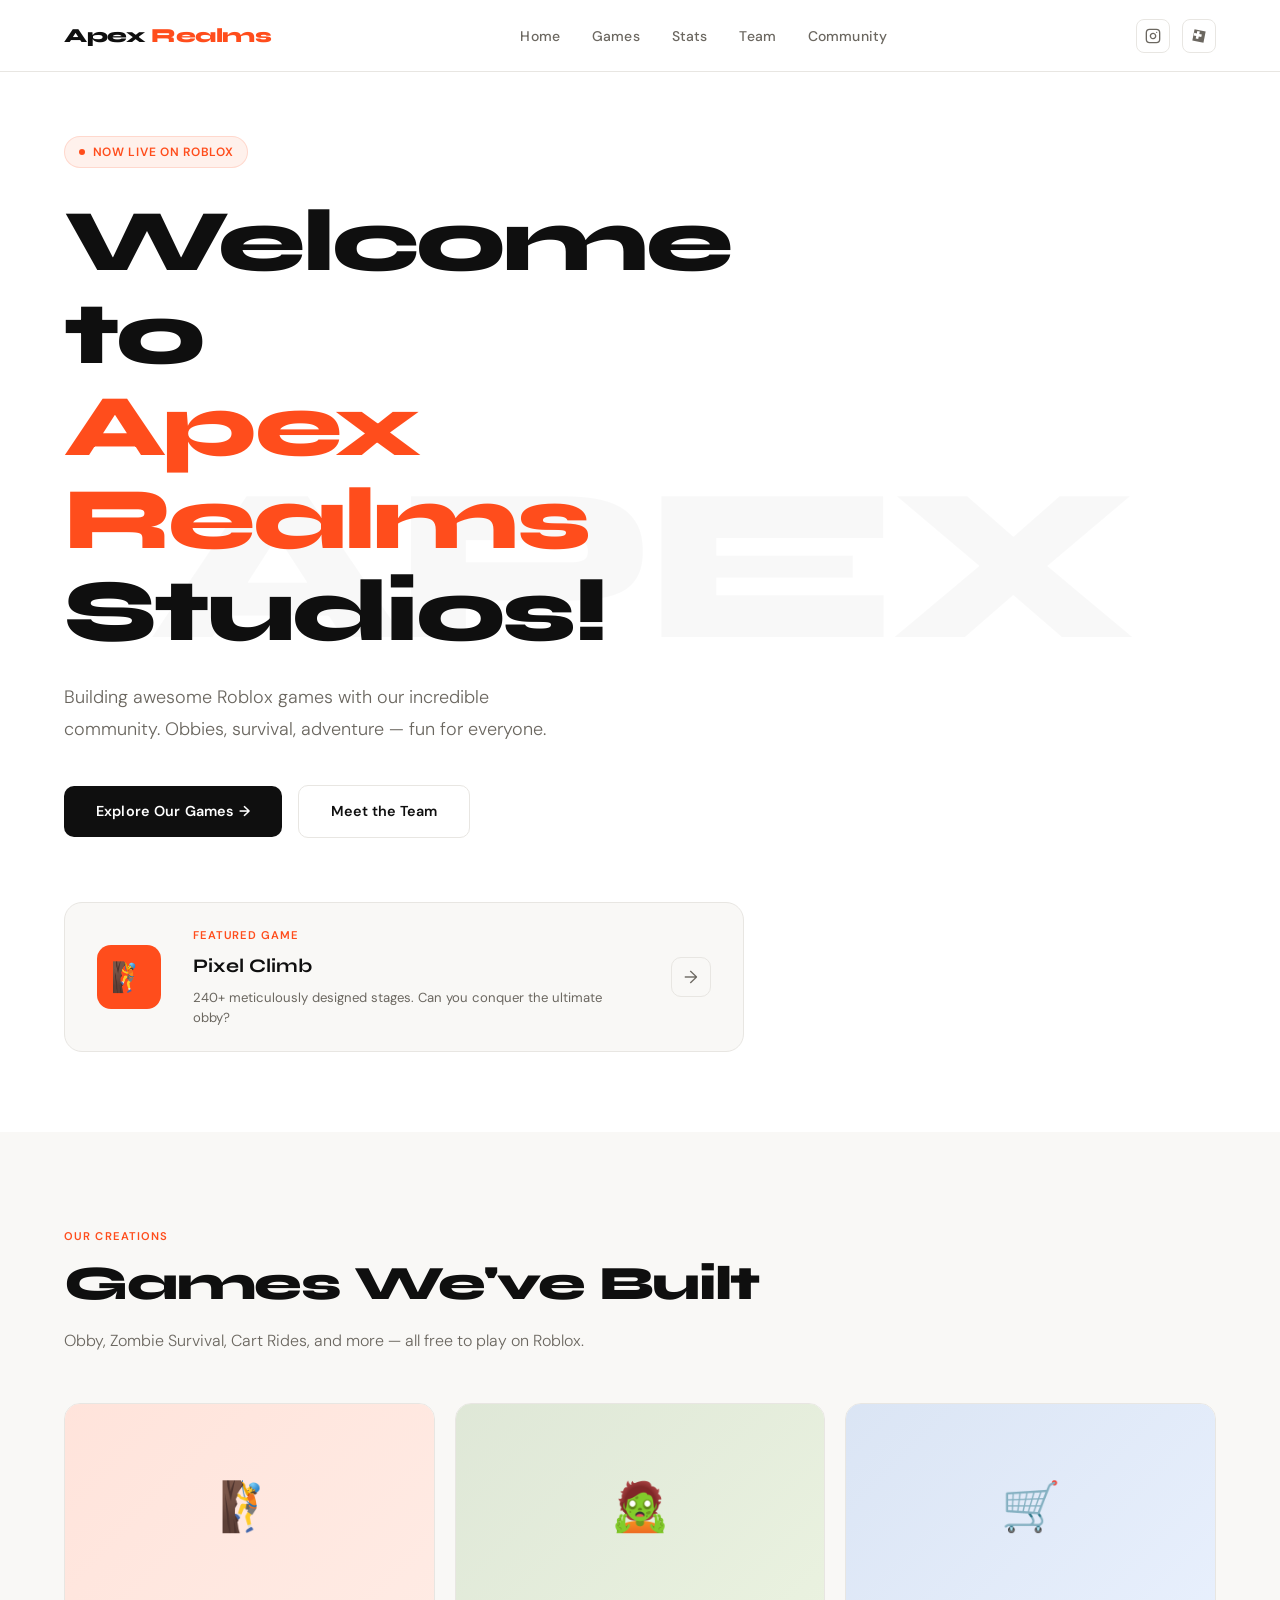
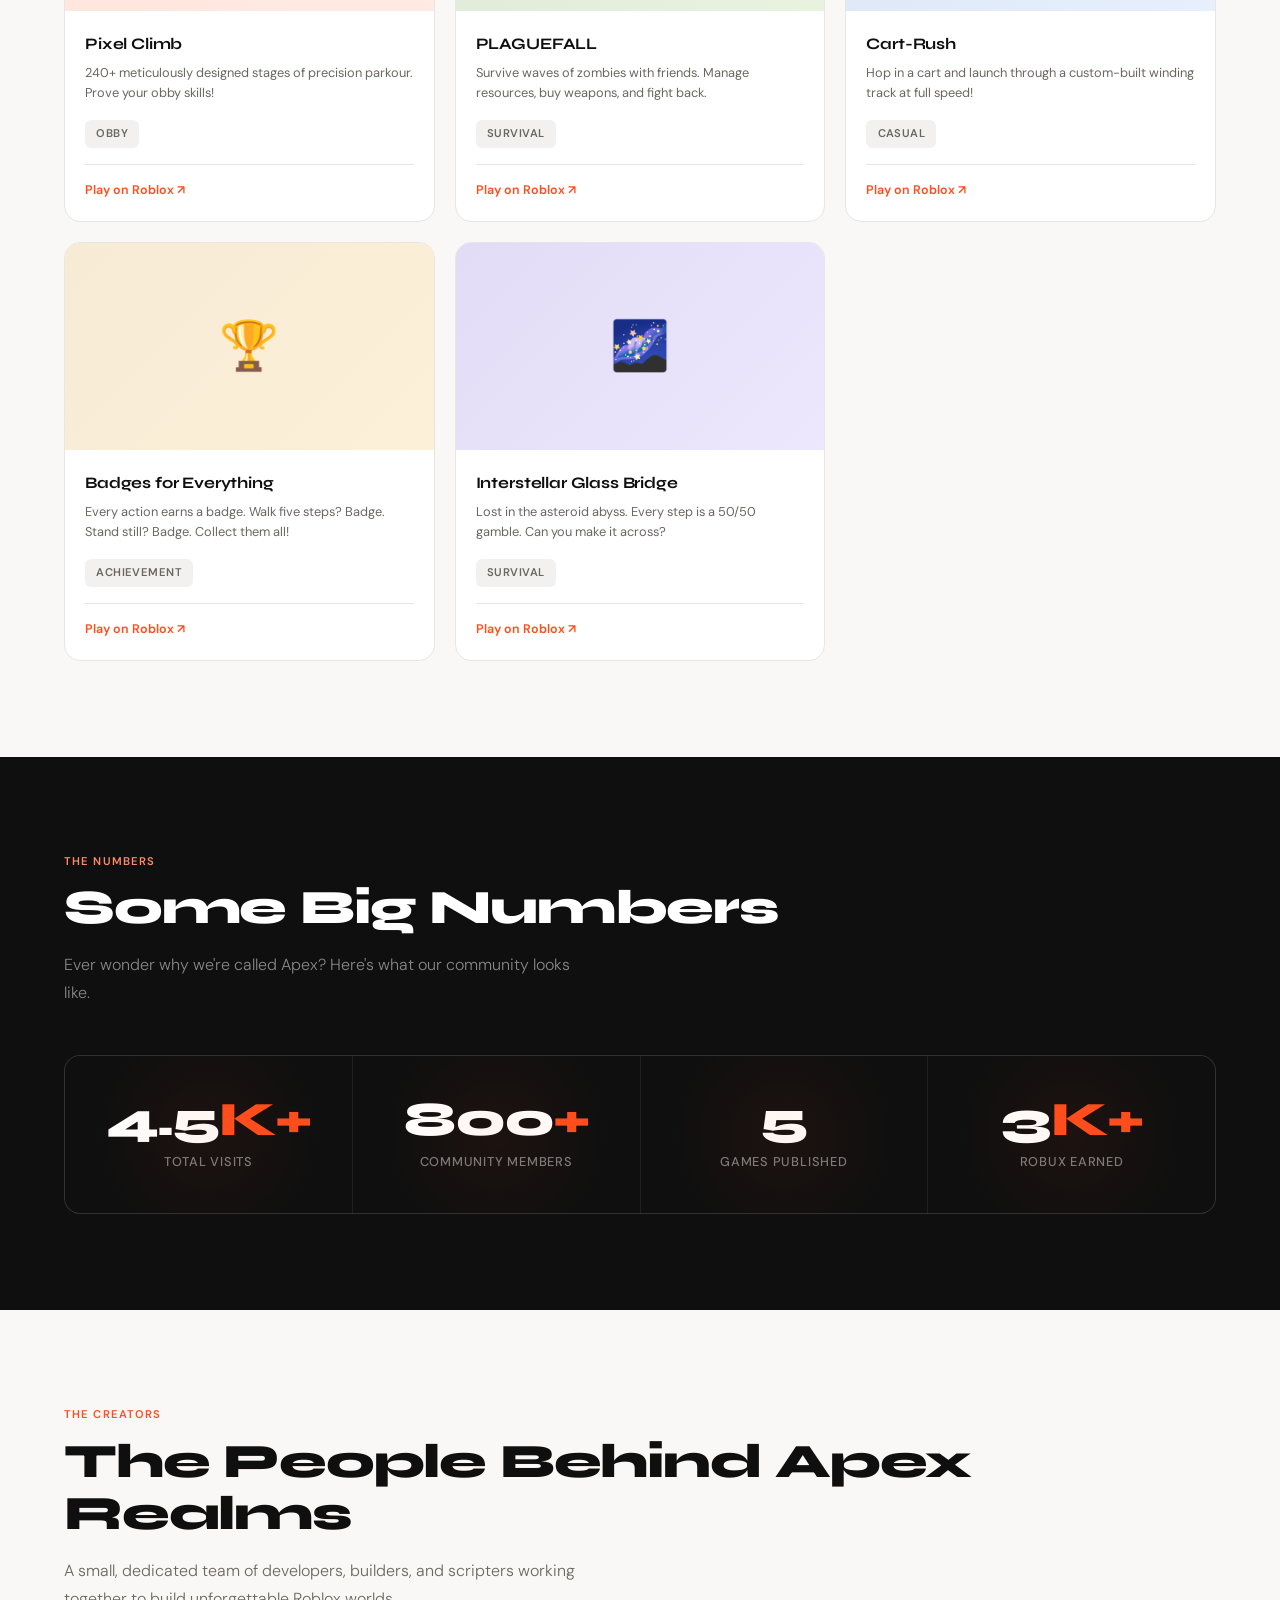
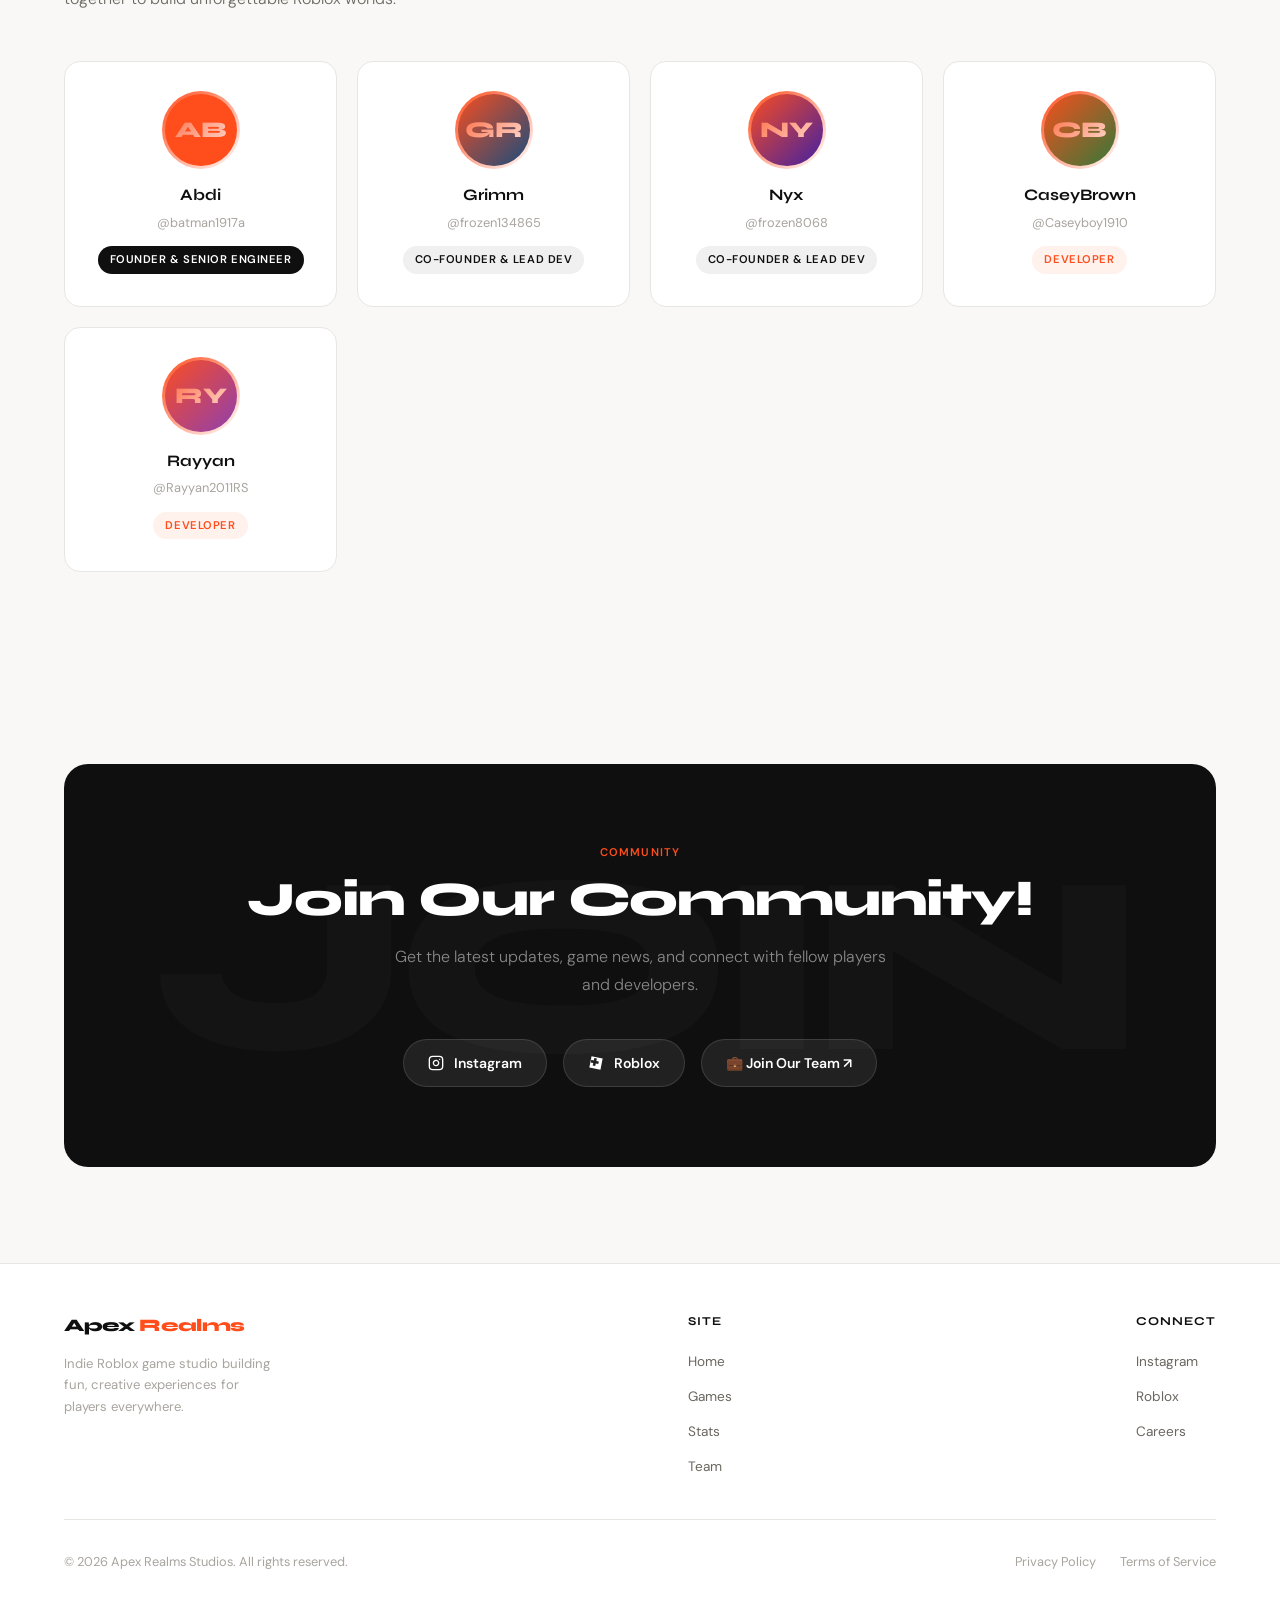
<file: apex-realms-studios.html>
<!DOCTYPE html>
<html lang="en">
<head>
<meta charset="UTF-8" />
<meta name="viewport" content="width=device-width, initial-scale=1.0" />
<title>Apex Realms Studios</title>
<link href="https://fonts.googleapis.com/css2?family=Syne:wght@400;600;700;800&family=DM+Sans:wght@300;400;500;600&display=swap" rel="stylesheet" />
<style>
  *, *::before, *::after { box-sizing: border-box; margin: 0; padding: 0; }

  :root {
    --white: #ffffff;
    --off-white: #f9f8f6;
    --light-gray: #f2f1ef;
    --border: #e8e6e2;
    --text-primary: #0f0f0f;
    --text-secondary: #6b6760;
    --text-muted: #a8a49e;
    --accent: #ff4d1c;
    --accent-soft: #fff1ec;
    --accent2: #0f0f0f;
    --nav-height: 72px;
  }

  html { scroll-behavior: smooth; }

  body {
    font-family: 'DM Sans', sans-serif;
    background: var(--white);
    color: var(--text-primary);
    line-height: 1.6;
    overflow-x: hidden;
  }

  /* ── NAV ── */
  nav {
    position: fixed; top: 0; left: 0; right: 0; z-index: 100;
    height: var(--nav-height);
    background: rgba(255,255,255,0.92);
    backdrop-filter: blur(12px);
    border-bottom: 1px solid var(--border);
    display: flex; align-items: center; justify-content: space-between;
    padding: 0 5vw;
  }

  .nav-logo {
    font-family: 'Syne', sans-serif;
    font-weight: 800;
    font-size: 1.25rem;
    color: var(--text-primary);
    text-decoration: none;
    letter-spacing: -0.02em;
  }
  .nav-logo span { color: var(--accent); }

  .nav-links {
    display: flex; align-items: center; gap: 2rem;
    list-style: none;
  }
  .nav-links a {
    font-size: 0.875rem;
    font-weight: 500;
    color: var(--text-secondary);
    text-decoration: none;
    transition: color 0.2s;
    letter-spacing: 0.01em;
  }
  .nav-links a:hover { color: var(--text-primary); }

  .nav-socials {
    display: flex; align-items: center; gap: 0.75rem;
  }
  .nav-socials a {
    width: 34px; height: 34px;
    border: 1px solid var(--border);
    border-radius: 8px;
    display: flex; align-items: center; justify-content: center;
    color: var(--text-secondary);
    text-decoration: none;
    transition: all 0.2s;
    font-size: 1rem;
  }
  .nav-socials a:hover {
    background: var(--text-primary);
    color: var(--white);
    border-color: var(--text-primary);
  }

  .hamburger {
    display: none;
    flex-direction: column; gap: 5px;
    cursor: pointer; background: none; border: none; padding: 4px;
  }
  .hamburger span {
    display: block; width: 22px; height: 2px;
    background: var(--text-primary); border-radius: 2px;
    transition: all 0.3s;
  }

  /* ── HERO ── */
  #home {
    min-height: 100vh;
    display: flex; flex-direction: column; justify-content: center;
    padding: calc(var(--nav-height) + 4rem) 5vw 5rem;
    position: relative;
    overflow: hidden;
  }

  .hero-bg-text {
    position: absolute;
    top: 50%; left: 50%;
    transform: translate(-50%, -50%);
    font-family: 'Syne', sans-serif;
    font-size: clamp(80px, 18vw, 220px);
    font-weight: 800;
    color: rgba(0,0,0,0.028);
    white-space: nowrap;
    pointer-events: none;
    user-select: none;
    letter-spacing: -0.04em;
    z-index: 0;
  }

  .hero-content { position: relative; z-index: 1; max-width: 820px; }

  .hero-badge {
    display: inline-flex; align-items: center; gap: 0.5rem;
    background: var(--accent-soft);
    color: var(--accent);
    font-size: 0.75rem;
    font-weight: 600;
    letter-spacing: 0.06em;
    text-transform: uppercase;
    padding: 0.35rem 0.85rem;
    border-radius: 100px;
    margin-bottom: 1.75rem;
    border: 1px solid rgba(255,77,28,0.15);
  }
  .hero-badge::before {
    content: '';
    width: 6px; height: 6px;
    background: var(--accent);
    border-radius: 50%;
    animation: pulse 2s infinite;
  }
  @keyframes pulse {
    0%, 100% { opacity: 1; transform: scale(1); }
    50% { opacity: 0.5; transform: scale(0.85); }
  }

  .hero-title {
    font-family: 'Syne', sans-serif;
    font-size: clamp(2.8rem, 7vw, 5.5rem);
    font-weight: 800;
    line-height: 1.05;
    letter-spacing: -0.03em;
    color: var(--text-primary);
    margin-bottom: 1.5rem;
  }
  .hero-title em { font-style: normal; color: var(--accent); }

  .hero-desc {
    font-size: 1.125rem;
    color: var(--text-secondary);
    max-width: 520px;
    margin-bottom: 2.5rem;
    font-weight: 300;
    line-height: 1.75;
  }

  .hero-actions { display: flex; gap: 1rem; flex-wrap: wrap; align-items: center; }

  .btn-primary {
    background: var(--text-primary);
    color: var(--white);
    border: none;
    padding: 0.875rem 2rem;
    border-radius: 10px;
    font-family: 'DM Sans', sans-serif;
    font-size: 0.9rem;
    font-weight: 600;
    cursor: pointer;
    text-decoration: none;
    display: inline-flex; align-items: center; gap: 0.5rem;
    transition: all 0.2s;
    letter-spacing: 0.01em;
  }
  .btn-primary:hover { background: var(--accent); transform: translateY(-1px); }

  .btn-secondary {
    background: transparent;
    color: var(--text-primary);
    border: 1.5px solid var(--border);
    padding: 0.875rem 2rem;
    border-radius: 10px;
    font-family: 'DM Sans', sans-serif;
    font-size: 0.9rem;
    font-weight: 600;
    cursor: pointer;
    text-decoration: none;
    display: inline-flex; align-items: center; gap: 0.5rem;
    transition: all 0.2s;
  }
  .btn-secondary:hover { border-color: var(--text-primary); transform: translateY(-1px); }

  /* ── FEATURED GAME CARD ── */
  .hero-featured {
    margin-top: 4rem;
    background: var(--off-white);
    border: 1px solid var(--border);
    border-radius: 18px;
    padding: 1.5rem 2rem;
    display: flex; align-items: center; gap: 2rem;
    max-width: 680px;
    position: relative; z-index: 1;
  }
  .featured-icon {
    width: 64px; height: 64px;
    background: var(--accent);
    border-radius: 14px;
    display: flex; align-items: center; justify-content: center;
    font-size: 1.8rem;
    flex-shrink: 0;
  }
  .featured-label {
    font-size: 0.7rem;
    font-weight: 600;
    letter-spacing: 0.08em;
    text-transform: uppercase;
    color: var(--accent);
    margin-bottom: 0.35rem;
  }
  .featured-title {
    font-family: 'Syne', sans-serif;
    font-size: 1.2rem;
    font-weight: 700;
    color: var(--text-primary);
    margin-bottom: 0.4rem;
  }
  .featured-desc {
    font-size: 0.82rem;
    color: var(--text-secondary);
    line-height: 1.5;
  }
  .featured-arrow {
    margin-left: auto;
    width: 40px; height: 40px;
    border: 1.5px solid var(--border);
    border-radius: 10px;
    display: flex; align-items: center; justify-content: center;
    color: var(--text-secondary);
    text-decoration: none;
    transition: all 0.2s;
    flex-shrink: 0;
    font-size: 1.1rem;
  }
  .featured-arrow:hover {
    background: var(--text-primary);
    color: var(--white);
    border-color: var(--text-primary);
  }

  /* ── SECTION BASE ── */
  section { padding: 6rem 5vw; }
  section:nth-child(even) { background: var(--off-white); }

  .section-label {
    font-size: 0.7rem;
    font-weight: 600;
    letter-spacing: 0.1em;
    text-transform: uppercase;
    color: var(--accent);
    margin-bottom: 0.75rem;
  }

  .section-title {
    font-family: 'Syne', sans-serif;
    font-size: clamp(2rem, 4vw, 3rem);
    font-weight: 800;
    letter-spacing: -0.025em;
    color: var(--text-primary);
    margin-bottom: 1rem;
    line-height: 1.1;
  }

  .section-sub {
    font-size: 1rem;
    color: var(--text-secondary);
    max-width: 520px;
    line-height: 1.75;
    font-weight: 300;
    margin-bottom: 3rem;
  }

  /* ── GAMES ── */
  .games-grid {
    display: grid;
    grid-template-columns: repeat(auto-fill, minmax(280px, 1fr));
    gap: 1.25rem;
  }

  .game-card {
    background: var(--white);
    border: 1px solid var(--border);
    border-radius: 16px;
    overflow: hidden;
    transition: all 0.25s;
    text-decoration: none;
    color: inherit;
    display: block;
  }
  .game-card:hover {
    transform: translateY(-4px);
    box-shadow: 0 20px 40px rgba(0,0,0,0.08);
    border-color: rgba(0,0,0,0.12);
  }

  .game-thumb {
    width: 100%; aspect-ratio: 16/9;
    display: flex; align-items: center; justify-content: center;
    font-size: 3rem;
    position: relative;
    overflow: hidden;
  }

  .game-thumb-bg {
    position: absolute; inset: 0;
    opacity: 0.12;
  }

  .game-thumb-emoji { position: relative; z-index: 1; }

  .game-info { padding: 1.25rem; }
  .game-name {
    font-family: 'Syne', sans-serif;
    font-weight: 700;
    font-size: 1rem;
    color: var(--text-primary);
    margin-bottom: 0.4rem;
    letter-spacing: -0.01em;
  }
  .game-desc {
    font-size: 0.8rem;
    color: var(--text-secondary);
    line-height: 1.55;
    margin-bottom: 1rem;
  }
  .game-tag {
    display: inline-block;
    background: var(--light-gray);
    color: var(--text-secondary);
    font-size: 0.7rem;
    font-weight: 600;
    letter-spacing: 0.04em;
    text-transform: uppercase;
    padding: 0.3rem 0.7rem;
    border-radius: 6px;
  }
  .game-link-row {
    display: flex; align-items: center; justify-content: space-between;
    margin-top: 1rem;
    padding-top: 1rem;
    border-top: 1px solid var(--border);
  }
  .game-roblox-btn {
    font-size: 0.78rem;
    font-weight: 600;
    color: var(--accent);
    text-decoration: none;
    display: flex; align-items: center; gap: 0.3rem;
    transition: opacity 0.2s;
  }
  .game-roblox-btn:hover { opacity: 0.7; }

  /* ── STATS ── */
  #stats { background: var(--text-primary); }
  #stats .section-label { color: #ff8a66; }
  #stats .section-title { color: var(--white); }
  #stats .section-sub { color: rgba(255,255,255,0.5); }

  .stats-grid {
    display: grid;
    grid-template-columns: repeat(auto-fit, minmax(200px, 1fr));
    gap: 1px;
    background: rgba(255,255,255,0.08);
    border: 1px solid rgba(255,255,255,0.08);
    border-radius: 16px;
    overflow: hidden;
  }

  .stat-cell {
    background: var(--text-primary);
    padding: 2.5rem 2rem;
    text-align: center;
    position: relative;
    overflow: hidden;
  }
  .stat-cell::before {
    content: '';
    position: absolute; inset: 0;
    background: radial-gradient(circle at center, rgba(255,77,28,0.06) 0%, transparent 70%);
    pointer-events: none;
  }
  .stat-num {
    font-family: 'Syne', sans-serif;
    font-size: 3rem;
    font-weight: 800;
    color: var(--white);
    letter-spacing: -0.04em;
    line-height: 1;
    margin-bottom: 0.5rem;
  }
  .stat-num span { color: var(--accent); }
  .stat-label {
    font-size: 0.8rem;
    font-weight: 500;
    color: rgba(255,255,255,0.45);
    letter-spacing: 0.06em;
    text-transform: uppercase;
  }

  /* ── TEAM ── */
  .team-grid {
    display: grid;
    grid-template-columns: repeat(auto-fill, minmax(240px, 1fr));
    gap: 1.25rem;
  }

  .team-card {
    background: var(--white);
    border: 1px solid var(--border);
    border-radius: 16px;
    padding: 2rem 1.5rem;
    text-align: center;
    transition: all 0.25s;
  }
  .team-card:hover {
    transform: translateY(-3px);
    box-shadow: 0 16px 32px rgba(0,0,0,0.07);
  }

  .team-avatar {
    width: 72px; height: 72px;
    border-radius: 50%;
    margin: 0 auto 1rem;
    display: flex; align-items: center; justify-content: center;
    font-family: 'Syne', sans-serif;
    font-size: 1.4rem;
    font-weight: 800;
    color: var(--white);
    position: relative;
  }
  .team-avatar::after {
    content: '';
    position: absolute; inset: -3px;
    border-radius: 50%;
    border: 2px solid transparent;
    background: linear-gradient(135deg, var(--accent), transparent) border-box;
  }

  .team-name {
    font-family: 'Syne', sans-serif;
    font-weight: 700;
    font-size: 1rem;
    color: var(--text-primary);
    margin-bottom: 0.3rem;
  }
  .team-handle {
    font-size: 0.8rem;
    color: var(--text-muted);
    margin-bottom: 0.75rem;
    font-family: 'DM Sans', monospace;
  }
  .team-role {
    display: inline-block;
    background: var(--accent-soft);
    color: var(--accent);
    font-size: 0.7rem;
    font-weight: 600;
    letter-spacing: 0.05em;
    text-transform: uppercase;
    padding: 0.3rem 0.75rem;
    border-radius: 100px;
  }
  .team-role.lead { background: #f0f0f0; color: var(--text-primary); }
  .team-role.founder { background: var(--text-primary); color: var(--white); }

  /* ── COMMUNITY ── */
  .community-inner {
    background: var(--text-primary);
    border-radius: 24px;
    padding: 5rem 4vw;
    text-align: center;
    position: relative;
    overflow: hidden;
  }
  .community-inner::before {
    content: 'JOIN';
    position: absolute; top: 50%; left: 50%;
    transform: translate(-50%, -50%);
    font-family: 'Syne', sans-serif;
    font-size: 16rem;
    font-weight: 800;
    color: rgba(255,255,255,0.025);
    pointer-events: none;
    user-select: none;
    letter-spacing: -0.06em;
    white-space: nowrap;
  }
  .community-inner .section-title { color: var(--white); position: relative; z-index: 1; }
  .community-inner .section-sub { color: rgba(255,255,255,0.5); position: relative; z-index: 1; margin: 0 auto 2.5rem; text-align: center; }

  .social-pills {
    display: flex; flex-wrap: wrap; gap: 1rem;
    justify-content: center;
    position: relative; z-index: 1;
  }
  .social-pill {
    display: inline-flex; align-items: center; gap: 0.6rem;
    background: rgba(255,255,255,0.08);
    border: 1px solid rgba(255,255,255,0.12);
    color: var(--white);
    padding: 0.75rem 1.5rem;
    border-radius: 100px;
    text-decoration: none;
    font-size: 0.875rem;
    font-weight: 600;
    transition: all 0.2s;
  }
  .social-pill:hover {
    background: var(--accent);
    border-color: var(--accent);
    transform: scale(1.04);
  }

  /* ── FOOTER ── */
  footer {
    background: var(--white);
    border-top: 1px solid var(--border);
    padding: 3rem 5vw;
  }

  .footer-top {
    display: flex; align-items: flex-start; justify-content: space-between;
    gap: 3rem; flex-wrap: wrap;
    padding-bottom: 2.5rem;
    border-bottom: 1px solid var(--border);
    margin-bottom: 2rem;
  }

  .footer-brand .nav-logo { display: inline-block; margin-bottom: 0.75rem; font-size: 1.1rem; }
  .footer-brand p { font-size: 0.82rem; color: var(--text-muted); max-width: 220px; line-height: 1.65; }

  .footer-col h4 {
    font-family: 'Syne', sans-serif;
    font-size: 0.75rem;
    font-weight: 700;
    letter-spacing: 0.08em;
    text-transform: uppercase;
    color: var(--text-primary);
    margin-bottom: 1rem;
  }
  .footer-col ul { list-style: none; }
  .footer-col ul li + li { margin-top: 0.6rem; }
  .footer-col ul a {
    font-size: 0.85rem;
    color: var(--text-secondary);
    text-decoration: none;
    transition: color 0.2s;
  }
  .footer-col ul a:hover { color: var(--accent); }

  .footer-bottom {
    display: flex; align-items: center; justify-content: space-between;
    flex-wrap: wrap; gap: 1rem;
  }
  .footer-bottom p { font-size: 0.8rem; color: var(--text-muted); }
  .footer-legal { display: flex; gap: 1.5rem; }
  .footer-legal a { font-size: 0.8rem; color: var(--text-muted); text-decoration: none; transition: color 0.2s; }
  .footer-legal a:hover { color: var(--text-primary); }

  /* ── MOBILE MENU ── */
  .mobile-menu {
    display: none;
    position: fixed; top: var(--nav-height); left: 0; right: 0;
    background: var(--white);
    border-bottom: 1px solid var(--border);
    padding: 1.5rem 5vw;
    z-index: 99;
    flex-direction: column; gap: 0;
  }
  .mobile-menu.open { display: flex; }
  .mobile-menu a {
    padding: 0.875rem 0;
    border-bottom: 1px solid var(--border);
    font-size: 1rem;
    font-weight: 500;
    color: var(--text-primary);
    text-decoration: none;
  }
  .mobile-menu a:last-child { border-bottom: none; }

  /* ── RESPONSIVE ── */
  @media (max-width: 768px) {
    .nav-links, .nav-socials { display: none; }
    .hamburger { display: flex; }
    .hero-featured { flex-direction: column; gap: 1rem; }
    .featured-arrow { margin-left: 0; align-self: flex-start; }
    .footer-top { flex-direction: column; }
    .stats-grid { grid-template-columns: repeat(2, 1fr); }
  }

  /* ── SCROLL REVEAL ── */
  .reveal {
    opacity: 0;
    transform: translateY(24px);
    transition: opacity 0.6s ease, transform 0.6s ease;
  }
  .reveal.visible {
    opacity: 1;
    transform: translateY(0);
  }
</style>
</head>
<body>

<!-- NAV -->
<nav>
  <a class="nav-logo" href="#home">Apex <span>Realms</span></a>

  <ul class="nav-links">
    <li><a href="#home">Home</a></li>
    <li><a href="#games">Games</a></li>
    <li><a href="#stats">Stats</a></li>
    <li><a href="#team">Team</a></li>
    <li><a href="#community">Community</a></li>
  </ul>

  <div class="nav-socials">
    <a href="https://www.instagram.com/_apex_realms_studios__/" target="_blank" title="Instagram" aria-label="Instagram">
      <svg width="16" height="16" viewBox="0 0 24 24" fill="none" stroke="currentColor" stroke-width="2" stroke-linecap="round" stroke-linejoin="round"><rect x="2" y="2" width="20" height="20" rx="5" ry="5"/><path d="M16 11.37A4 4 0 1 1 12.63 8 4 4 0 0 1 16 11.37z"/><line x1="17.5" y1="6.5" x2="17.51" y2="6.5"/></svg>
    </a>
    <a href="https://www.roblox.com" target="_blank" title="Roblox" aria-label="Roblox">
      <svg width="16" height="16" viewBox="0 0 24 24" fill="currentColor"><path d="M5.315 2L2 18.685 18.684 22 22 5.315zm10.093 11.56l-3.77-.826-.826 3.77-3.77-.826.826-3.771-3.77-.826.826-3.77 3.77.826.826-3.77 3.77.826-.826 3.77 3.77.826z"/></svg>
    </a>
  </div>

  <button class="hamburger" id="hamburger" aria-label="Toggle menu">
    <span></span><span></span><span></span>
  </button>
</nav>

<!-- MOBILE MENU -->
<div class="mobile-menu" id="mobileMenu">
  <a href="#home" onclick="closeMobile()">Home</a>
  <a href="#games" onclick="closeMobile()">Games</a>
  <a href="#stats" onclick="closeMobile()">Stats</a>
  <a href="#team" onclick="closeMobile()">Team</a>
  <a href="#community" onclick="closeMobile()">Community</a>
</div>

<!-- HERO -->
<section id="home">
  <div class="hero-bg-text">APEX</div>
  <div class="hero-content reveal">
    <div class="hero-badge">Now Live on Roblox</div>
    <h1 class="hero-title">
      Welcome to<br>
      <em>Apex Realms</em><br>
      Studios!
    </h1>
    <p class="hero-desc">Building awesome Roblox games with our incredible community. Obbies, survival, adventure — fun for everyone.</p>
    <div class="hero-actions">
      <a href="#games" class="btn-primary">Explore Our Games →</a>
      <a href="#team" class="btn-secondary">Meet the Team</a>
    </div>
  </div>

  <div class="hero-featured reveal">
    <div class="featured-icon">🧗</div>
    <div>
      <div class="featured-label">Featured Game</div>
      <div class="featured-title">Pixel Climb</div>
      <div class="featured-desc">240+ meticulously designed stages. Can you conquer the ultimate obby?</div>
    </div>
    <a href="https://www.roblox.com/games/119809860666287/Pixel-Climb-240-Stages" target="_blank" class="featured-arrow" aria-label="Play Pixel Climb">→</a>
  </div>
</section>

<!-- GAMES -->
<section id="games">
  <div class="section-label reveal">Our Creations</div>
  <h2 class="section-title reveal">Games We've Built</h2>
  <p class="section-sub reveal">Obby, Zombie Survival, Cart Rides, and more — all free to play on Roblox.</p>

  <div class="games-grid">
    <a class="game-card reveal" href="https://www.roblox.com/games/119809860666287/Pixel-Climb-240-Stages" target="_blank">
      <div class="game-thumb" style="background:#fff8f5;">
        <div class="game-thumb-bg" style="background: linear-gradient(135deg,#ff4d1c,#ff8a66);"></div>
        <div class="game-thumb-emoji">🧗</div>
      </div>
      <div class="game-info">
        <div class="game-name">Pixel Climb</div>
        <div class="game-desc">240+ meticulously designed stages of precision parkour. Prove your obby skills!</div>
        <span class="game-tag">Obby</span>
        <div class="game-link-row">
          <span class="game-roblox-btn">Play on Roblox ↗</span>
        </div>
      </div>
    </a>

    <a class="game-card reveal" href="https://www.roblox.com/games/83350526922662/PLAGUEFALL" target="_blank">
      <div class="game-thumb" style="background:#f5f8f2;">
        <div class="game-thumb-bg" style="background: linear-gradient(135deg,#3b6d11,#97c459);"></div>
        <div class="game-thumb-emoji">🧟</div>
      </div>
      <div class="game-info">
        <div class="game-name">PLAGUEFALL</div>
        <div class="game-desc">Survive waves of zombies with friends. Manage resources, buy weapons, and fight back.</div>
        <span class="game-tag">Survival</span>
        <div class="game-link-row">
          <span class="game-roblox-btn">Play on Roblox ↗</span>
        </div>
      </div>
    </a>

    <a class="game-card reveal" href="https://www.roblox.com/games/73018496230642/Cart-Rush-BETA" target="_blank">
      <div class="game-thumb" style="background:#f5f7ff;">
        <div class="game-thumb-bg" style="background: linear-gradient(135deg,#185fa5,#85b7eb);"></div>
        <div class="game-thumb-emoji">🛒</div>
      </div>
      <div class="game-info">
        <div class="game-name">Cart-Rush</div>
        <div class="game-desc">Hop in a cart and launch through a custom-built winding track at full speed!</div>
        <span class="game-tag">Casual</span>
        <div class="game-link-row">
          <span class="game-roblox-btn">Play on Roblox ↗</span>
        </div>
      </div>
    </a>

    <a class="game-card reveal" href="https://www.roblox.com/games/98010957959094/Badges-for-Absolutely-Everything" target="_blank">
      <div class="game-thumb" style="background:#fffbf0;">
        <div class="game-thumb-bg" style="background: linear-gradient(135deg,#ba7517,#ef9f27);"></div>
        <div class="game-thumb-emoji">🏆</div>
      </div>
      <div class="game-info">
        <div class="game-name">Badges for Everything</div>
        <div class="game-desc">Every action earns a badge. Walk five steps? Badge. Stand still? Badge. Collect them all!</div>
        <span class="game-tag">Achievement</span>
        <div class="game-link-row">
          <span class="game-roblox-btn">Play on Roblox ↗</span>
        </div>
      </div>
    </a>

    <a class="game-card reveal" href="https://www.roblox.com/games/87705680073722/Interstellar-Glass-Bridge" target="_blank">
      <div class="game-thumb" style="background:#f5f0ff;">
        <div class="game-thumb-bg" style="background: linear-gradient(135deg,#534ab7,#afa9ec);"></div>
        <div class="game-thumb-emoji">🌌</div>
      </div>
      <div class="game-info">
        <div class="game-name">Interstellar Glass Bridge</div>
        <div class="game-desc">Lost in the asteroid abyss. Every step is a 50/50 gamble. Can you make it across?</div>
        <span class="game-tag">Survival</span>
        <div class="game-link-row">
          <span class="game-roblox-btn">Play on Roblox ↗</span>
        </div>
      </div>
    </a>
  </div>
</section>

<!-- STATS -->
<section id="stats">
  <div class="section-label reveal">The Numbers</div>
  <h2 class="section-title reveal">Some Big Numbers</h2>
  <p class="section-sub reveal">Ever wonder why we're called Apex? Here's what our community looks like.</p>

  <div class="stats-grid reveal">
    <div class="stat-cell">
      <div class="stat-num">4.5<span>K+</span></div>
      <div class="stat-label">Total Visits</div>
    </div>
    <div class="stat-cell">
      <div class="stat-num">800<span>+</span></div>
      <div class="stat-label">Community Members</div>
    </div>
    <div class="stat-cell">
      <div class="stat-num">5</div>
      <div class="stat-label">Games Published</div>
    </div>
    <div class="stat-cell">
      <div class="stat-num">3<span>K+</span></div>
      <div class="stat-label">Robux Earned</div>
    </div>
  </div>
</section>

<!-- TEAM -->
<section id="team">
  <div class="section-label reveal">The Creators</div>
  <h2 class="section-title reveal">The People Behind Apex Realms</h2>
  <p class="section-sub reveal">A small, dedicated team of developers, builders, and scripters working together to build unforgettable Roblox worlds.</p>

  <div class="team-grid">
    <div class="team-card reveal">
      <div class="team-avatar" style="background: #ff4d1c;">AB</div>
      <div class="team-name">Abdi</div>
      <div class="team-handle">@batman1917a</div>
      <span class="team-role founder">Founder &amp; Senior Engineer</span>
    </div>

    <div class="team-card reveal">
      <div class="team-avatar" style="background: #0f4c81;">GR</div>
      <div class="team-name">Grimm</div>
      <div class="team-handle">@frozen134865</div>
      <span class="team-role lead">Co-Founder &amp; Lead Dev</span>
    </div>

    <div class="team-card reveal">
      <div class="team-avatar" style="background: #3b1fa8;">NY</div>
      <div class="team-name">Nyx</div>
      <div class="team-handle">@frozen8068</div>
      <span class="team-role lead">Co-Founder &amp; Lead Dev</span>
    </div>

    <div class="team-card reveal">
      <div class="team-avatar" style="background: #2d7a3a;">CB</div>
      <div class="team-name">CaseyBrown</div>
      <div class="team-handle">@Caseyboy1910</div>
      <span class="team-role">Developer</span>
    </div>

    <div class="team-card reveal">
      <div class="team-avatar" style="background: #8a3fb5;">RY</div>
      <div class="team-name">Rayyan</div>
      <div class="team-handle">@Rayyan2011RS</div>
      <span class="team-role">Developer</span>
    </div>
  </div>
</section>

<!-- COMMUNITY -->
<section id="community" style="background: var(--off-white);">
  <div class="community-inner reveal">
    <div class="section-label" style="position:relative;z-index:1;">Community</div>
    <h2 class="section-title">Join Our Community!</h2>
    <p class="section-sub">Get the latest updates, game news, and connect with fellow players and developers.</p>

    <div class="social-pills">
      <a href="https://www.instagram.com/_apex_realms_studios__/" target="_blank" class="social-pill">
        <svg width="16" height="16" viewBox="0 0 24 24" fill="none" stroke="currentColor" stroke-width="2" stroke-linecap="round" stroke-linejoin="round"><rect x="2" y="2" width="20" height="20" rx="5" ry="5"/><path d="M16 11.37A4 4 0 1 1 12.63 8 4 4 0 0 1 16 11.37z"/><line x1="17.5" y1="6.5" x2="17.51" y2="6.5"/></svg>
        Instagram
      </a>
      <a href="https://www.roblox.com" target="_blank" class="social-pill">
        <svg width="16" height="16" viewBox="0 0 24 24" fill="currentColor"><path d="M5.315 2L2 18.685 18.684 22 22 5.315zm10.093 11.56l-3.77-.826-.826 3.77-3.77-.826.826-3.771-3.77-.826.826-3.77 3.77.826.826-3.77 3.77.826-.826 3.77 3.77.826z"/></svg>
        Roblox
      </a>
      <a href="#community" class="social-pill">
        💼 Join Our Team ↗
      </a>
    </div>
  </div>
</section>

<!-- FOOTER -->
<footer>
  <div class="footer-top">
    <div class="footer-brand">
      <a class="nav-logo" href="#home">Apex <span style="color:var(--accent)">Realms</span></a>
      <p>Indie Roblox game studio building fun, creative experiences for players everywhere.</p>
    </div>

    <div class="footer-col">
      <h4>Site</h4>
      <ul>
        <li><a href="#home">Home</a></li>
        <li><a href="#games">Games</a></li>
        <li><a href="#stats">Stats</a></li>
        <li><a href="#team">Team</a></li>
      </ul>
    </div>

    <div class="footer-col">
      <h4>Connect</h4>
      <ul>
        <li><a href="https://www.instagram.com/_apex_realms_studios__/" target="_blank">Instagram</a></li>
        <li><a href="https://www.roblox.com" target="_blank">Roblox</a></li>
        <li><a href="#community">Careers</a></li>
      </ul>
    </div>
  </div>

  <div class="footer-bottom">
    <p>© 2026 Apex Realms Studios. All rights reserved.</p>
    <div class="footer-legal">
      <a href="#">Privacy Policy</a>
      <a href="#">Terms of Service</a>
    </div>
  </div>
</footer>

<script>
  const hamburger = document.getElementById('hamburger');
  const mobileMenu = document.getElementById('mobileMenu');

  hamburger.addEventListener('click', () => {
    mobileMenu.classList.toggle('open');
  });

  function closeMobile() {
    mobileMenu.classList.remove('open');
  }

  const reveals = document.querySelectorAll('.reveal');
  const observer = new IntersectionObserver((entries) => {
    entries.forEach((entry, i) => {
      if (entry.isIntersecting) {
        setTimeout(() => entry.target.classList.add('visible'), i * 60);
        observer.unobserve(entry.target);
      }
    });
  }, { threshold: 0.12 });
  reveals.forEach(el => observer.observe(el));

  document.querySelectorAll('a[href^="#"]').forEach(a => {
    a.addEventListener('click', e => {
      const target = document.querySelector(a.getAttribute('href'));
      if (target) {
        e.preventDefault();
        const offset = 72;
        const top = target.getBoundingClientRect().top + window.scrollY - offset;
        window.scrollTo({ top, behavior: 'smooth' });
      }
    });
  });
</script>
</body>
</html>
</file>
